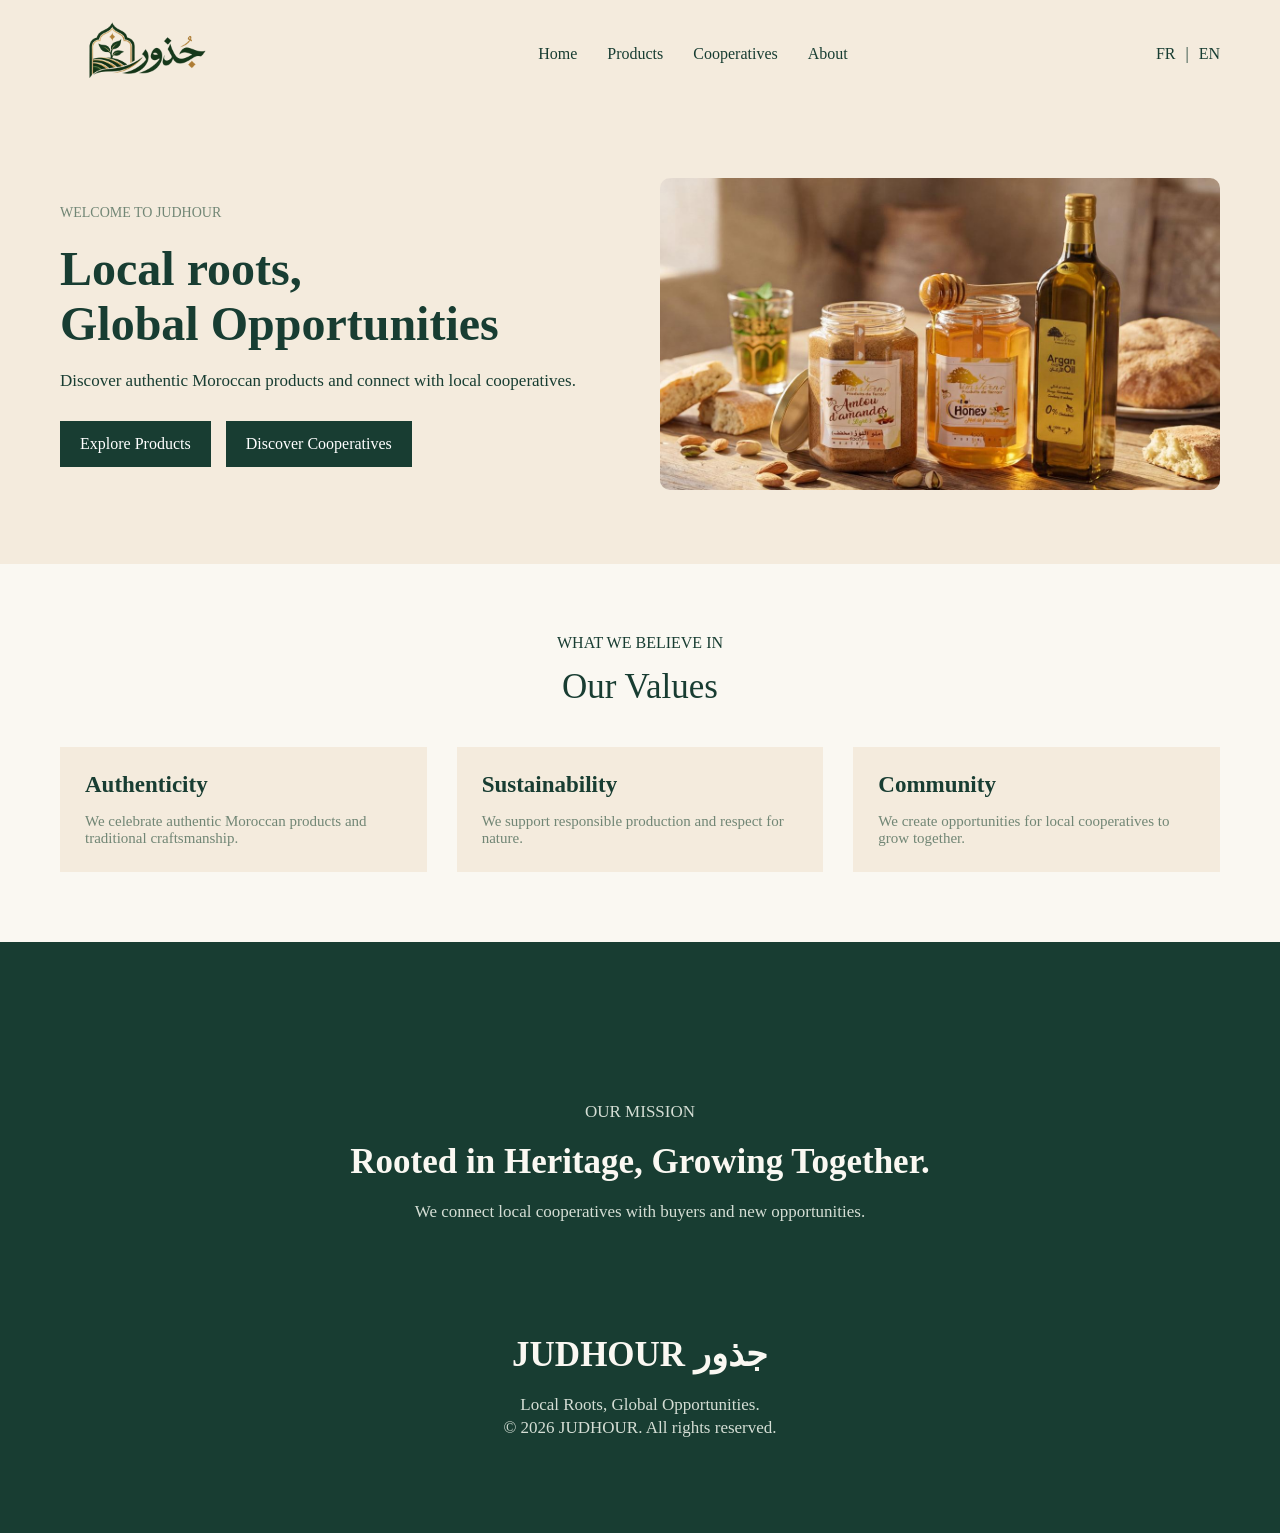
<file: Session 3/index.html>
<!DOCTYPE html>
<html lang="en">

<head>
    <meta charset="UTF-8">
    <meta name="viewport" content="width=device-width, initial-scale=1.0">
    <title>JUDHOUR | Local Roots, Global Opportunities</title>

    <link rel="stylesheet" href="style.css">
</head>

<body>

    <header>
        <nav>
            <div class="logo">
                <img src="IMAGES/LOGO JUDHOUR.png" alt="Judhour">
            </div>

            <div class="navigation">

                <a href="#home">Home</a>
                <a href="#products">Products</a>
                <a href="#cooperatives">Cooperatives</a>
                <a href="about">About</a>

            </div>

            <div class="language">

                <a href="#">FR</a>
                <span>|</span>
                <a href="#">EN</a>

            </div>
        </nav>
    </header>

    <section id="home">

        <div class="home-content">

            <p class="welcome">WELCOME TO JUDHOUR</p>

            <h1>
                Local roots,
                <br>
                Global Opportunities
            </h1>

            <p class="description">
                Discover authentic Moroccan products and connect with local cooperatives.
            </p>

            <div class="home-buttons">

                <a href="#products">Explore Products</a>
                <a href="#cooperatives">Discover Cooperatives</a>

            </div>
        </div>

    

        <div class="home-image">
            <img src="IMAGES/HERO JUDHOUR.png" alt="Moroccan Cooperatives products">
        </div>

    </section>

    <section id="values">

    <p>WHAT WE BELIEVE IN</p>

    <h2>Our Values</h2>

    <div class="values-container">

        <div class="value">
            <h3>Authenticity</h3>
            <p>We celebrate authentic Moroccan products and traditional craftsmanship.</p>
        </div>

        <div class="value">
            <h3>Sustainability</h3>
            <p>We support responsible production and respect for nature.</p>
        </div>

        <div class="value">
            <h3>Community</h3>
            <p>We create opportunities for local cooperatives to grow together.</p>
        </div>

    </div>

    </section>


    <section id="about">

    <section id="about">

        <p>OUR MISSION</p>

        <h2>Rooted in Heritage, Growing Together.</h2>

        <p>
            We connect local cooperatives with buyers and new opportunities.
        </p>

    </section>
    
    <footer>

    <h2>JUDHOUR جذور</h2>

    <p>Local Roots, Global Opportunities.</p>

    <p>© 2026 JUDHOUR. All rights reserved.</p>

    </footer>
</body>

</html>
</file>
<file: Session 3/style.css>
* {
    margin: 0;
    padding: 0;
}

body {
    background-color: #F4EBDD;
    font-family: Libre Baskerville, serif;
    color: #183D32;
    margin: 0;
    padding: 0;
}

header {
    padding: 20px 60px;
}

nav {
    display: flex;
    justify-content: space-between;
    align-items: center;
}

.logo img {
    width: 170px;
}

.navigation {
    display: flex;
    gap: 30px;
}

.navigation a {
    color: #183D32;
    font-size: 16px;
    text-decoration: none;
}

.language {
    display: flex;
    gap: 10px;
}

.language a {
    color: #183D32;
    text-decoration: none;
}

#home {
    display: flex;
    justify-content: space-between;
    align-items: center;
    padding: 70px 60px;
    gap: 40px;
}

.home-content {
    width: 50%;
}

.welcome {
    font-size: 14px;
    color: #718675;
}

.home-content h1 {
    font-size: 48px;
    margin-top: 20px;
    margin-bottom: 20px;
}

.description {
    font-size: 17px;
    margin-bottom: 25px;
}

.home-buttons {
    display: flex;
    gap: 15px;
    margin-top: 30px;
    
}

.home-buttons :hover {
    background-color: white;
    color: #122E26;
}

.home-buttons a {
    background-color: #183D32;
    color: #FFFFFF;
    padding: 14px 20px;
    text-decoration: none;
}

.home-image {
    width: 50%;
}

.home-image img {
    width: 100%;
    border-radius: 10px;
}

#products h2 {
    font-size: 35px;
    margin-top: 15px;
    margin-bottom: 15px;
}

#products p {
    color: #718675;
    font-size: 16px;
}

#cooperatives {
    padding: 70px 60px;
    text-align: center;
    background-color: #F4EBDD;
}

#cooperatives h2 {
    font-size: 35px;
    margin-top: 15px;
    margin-bottom: 15px;
}

#cooperatives p {
    color: #718675;
    font-size: 16px;
}

#about {
    padding: 80px 60px;
    text-align: center;
    background-color: #183D32;
    color: #FAF8F2;
}

#about h2 {
    font-size: 35px;
    margin-top: 20px;
    margin-bottom: 20px;
}

#about p {
    color: #D5DED5;
    font-size: 17px;
}

footer {
    width: 100%;
    box-sizing: border-box;
    background-color: #183D32;
    color: #FAF8F2;
    text-align: center;
    padding: 12px 20px;
    margin: 0;
}

footer h2 {
    font-size: 18px;
    margin: 0 0 5px 0;
}

footer p {
    color: #D5DED5;
    font-size: 11px;
    margin: 3px 0;
}

#values {
    padding: 70px 60px;
    text-align: center;
    background-color: #FAF8F2;
}

#values h2 {
    font-size: 35px;
    font-weight: normal;
    margin-top: 15px;
    margin-bottom: 40px;
}

.values-container {
    display: flex;
    justify-content: space-between;
    gap: 30px;
}

.value {
    width: 33%;
    padding: 25px;
    background-color: #F4EBDD;
    text-align: left;
}

.value h3 {
    font-size: 23px;
    margin-bottom: 15px;
}

.value p {
    color: #718675;
    font-size: 15px;
}
</file>
